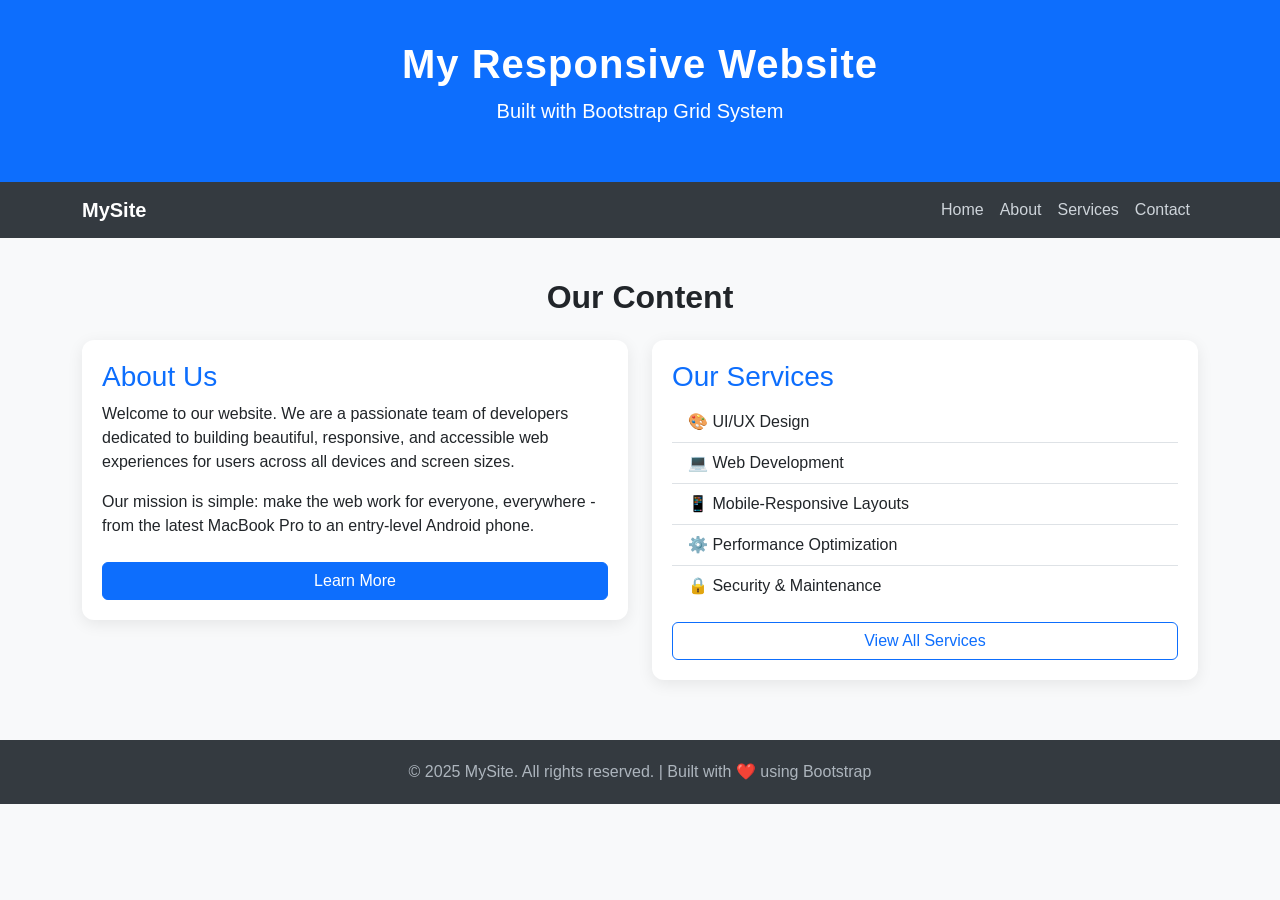
<file: Experiment-1/index.html>
<!DOCTYPE html>
<html lang="en">
<head>
  <meta charset="UTF-8" />
  <meta name="viewport" content="width=device-width, initial-scale=1.0"/>
  <title>Responsive Bootstrap Page</title>
<!-- Bootstrap 5 CDN -->
  <link href="https://cdn.jsdelivr.net/npm/bootstrap@5.3.8/dist/css/bootstrap.min.css" rel="stylesheet" integrity="sha384-sRIl4kxILFvY47J16cr9ZwB07vP4J8+LH7qKQnuqkuIAvNWLzeN8tE5YBujZqJLB" crossorigin="anonymous">
  <style>
    /* Custom styles layered on top of Bootstrap */
    body {
      font-family: 'Segoe UI', sans-serif;
      background-color: #f8f9fa;
    }
    header {
      background-color: #0d6efd;
      color: white;
      padding: 40px 0;
      text-align: center;
    }
    header h1 {
      font-size: 2.5rem;
      font-weight: 700;
      letter-spacing: 1px;
    }
    nav {
      background-color: #343a40;
    }
    nav a {
      color: #ced4da !important;
      font-weight: 500;
      transition: color 0.3s ease;
    }
    nav a:hover {
      color: #ffffff !important;
    }
    .content-section {
      padding: 40px 0;
    }
    .card {
      border: none;
      border-radius: 12px;
      box-shadow: 0 4px 16px rgba(0,0,0,0.08);
      padding: 20px;
      margin-bottom: 20px;
    }
    .card h3 {
      color: #0d6efd;
    }
    footer {
      background-color: #343a40;
      color: #adb5bd;
      text-align: center;
      padding: 20px 0;
    }
  </style>
</head>
<body>
  <!-- ========================
       SECTION 1: HEADER
  ========================= -->
  <header>
    <div class="container">
      <h1>My Responsive Website</h1>
      <p class="lead">Built with Bootstrap Grid System</p>
    </div>
  </header>

  <!-- ========================
       SECTION 2: NAVIGATION BAR
  ========================= -->
  <nav class="navbar navbar-expand-md navbar-dark">
    <div class="container">
      <!-- Brand / Logo -->
      <a class="navbar-brand text-white fw-bold" href="#">MySite</a>
      <!-- Hamburger Toggle (visible on small screens) -->
      <button
        class="navbar-toggler"
        type="button"
        data-bs-toggle="collapse"
        data-bs-target="#navbarMenu"
      >
        <span class="navbar-toggler-icon"></span>
      </button>
      <!-- Nav Links -->
      <div class="collapse navbar-collapse" id="navbarMenu">
        <ul class="navbar-nav ms-auto">
          <li class="nav-item"><a class="nav-link" href="#">Home</a></li>
          <li class="nav-item"><a class="nav-link" href="#">About</a></li>
          <li class="nav-item"><a class="nav-link" href="#">Services</a></li>
          <li class="nav-item"><a class="nav-link" href="#">Contact</a></li>
        </ul>
      </div>
    </div>
  </nav>

  <!-- ========================
       SECTION 3: CONTENT SECTION
  ========================= -->
  <section class="content-section">
    <div class="container">
      <h2 class="text-center mb-4 fw-bold">Our Content</h2>
      <div class="row">
        <!-- Column 1: Full width on small, half width on medium+ -->
        <div class="col-12 col-md-6">
          <div class="card">
            <h3>About Us</h3>
            <p>
              Welcome to our website. We are a passionate team of developers
              dedicated to building beautiful, responsive, and accessible
              web experiences for users across all devices and screen sizes.
            </p>
            <p>
              Our mission is simple: make the web work for everyone,
              everywhere - from the latest MacBook Pro to an entry-level Android phone.
            </p>
            <a href="#" class="btn btn-primary mt-2">Learn More</a>
          </div>
        </div>
        <!-- Column 2: Full width on small, half width on medium+ -->
        <div class="col-12 col-md-6">
          <div class="card">
            <h3>Our Services</h3>
            <ul class="list-group list-group-flush">
              <li class="list-group-item">🎨 UI/UX Design</li>
              <li class="list-group-item">💻 Web Development</li>
              <li class="list-group-item">📱 Mobile-Responsive Layouts</li>
              <li class="list-group-item">⚙️ Performance Optimization</li>
              <li class="list-group-item">🔒 Security & Maintenance</li>
            </ul>
            <a href="#" class="btn btn-outline-primary mt-3">View All Services</a>
          </div>
        </div>
      </div>
      <!-- END ROW -->
    </div>
    <!-- END CONTAINER -->
  </section>

  <!-- ========================
       SECTION 4: FOOTER
  ========================= -->
  <footer>
    <div class="container">
      <p class="mb-0">
        &copy; 2025 MySite. All rights reserved. | Built with ❤️ using Bootstrap
      </p>
    </div>
  </footer>

<!-- Bootstrap 5 JS Bundle (for navbar toggle to work) -->
 <script src="https://cdn.jsdelivr.net/npm/bootstrap@5.3.8/dist/js/bootstrap.bundle.min.js" integrity="sha384-FKyoEForCGlyvwx9Hj09JcYn3nv7wiPVlz7YYwJrWVcXK/BmnVDxM+D2scQbITxI" crossorigin="anonymous"></script>
</body>
</html>
</file>
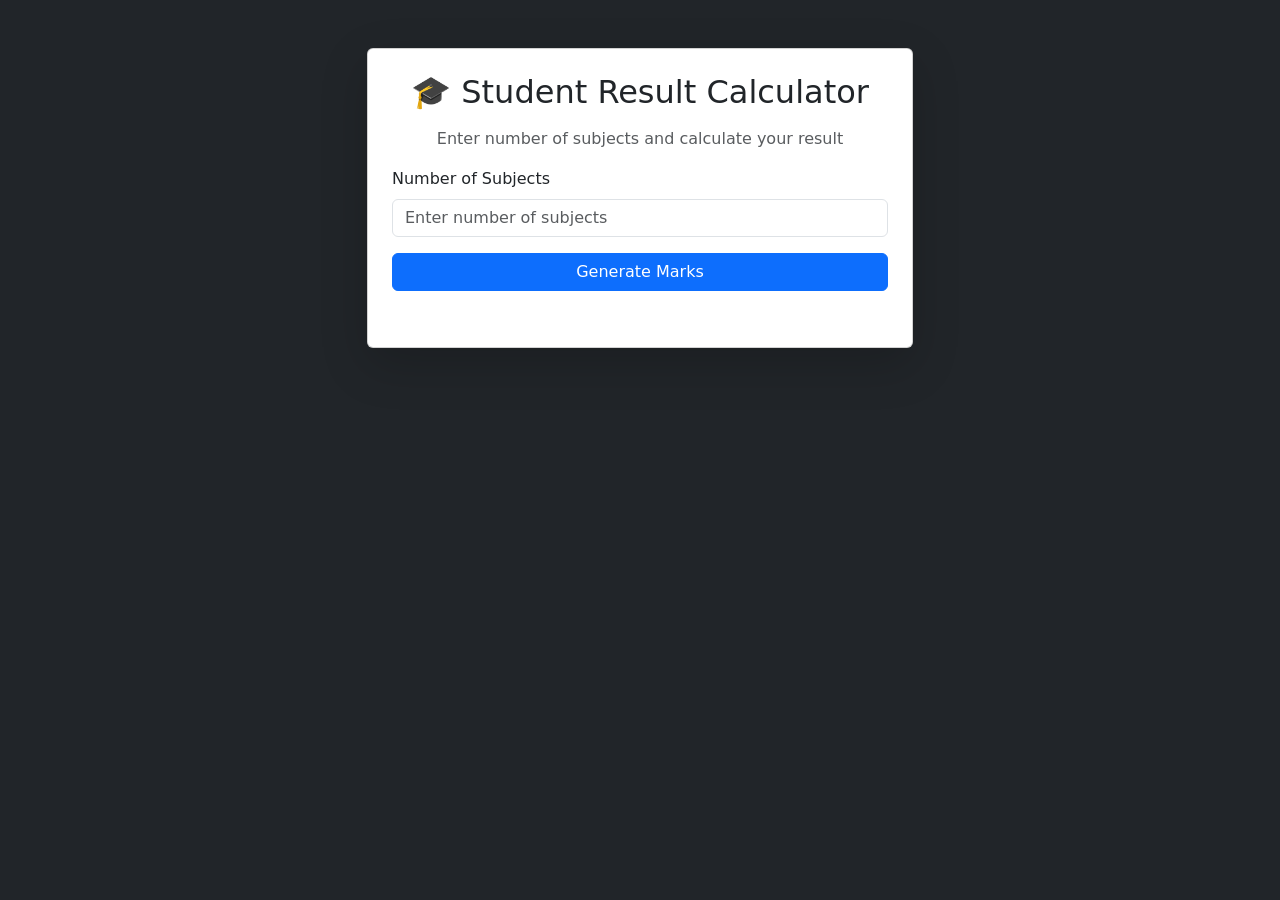
<file: Experiment-4/index.html>
<!DOCTYPE html>
<html lang="en">
<head>

<meta charset="UTF-8">
<meta name="viewport" content="width=device-width, initial-scale=1.0">

<title>Student Result Calculator</title>

<link href="https://cdn.jsdelivr.net/npm/bootstrap@5.3.2/dist/css/bootstrap.min.css" rel="stylesheet">

</head>

<body class="bg-dark text-light">

<div class="container py-5">

<div class="row justify-content-center">

<div class="col-md-6">

<div class="card shadow-lg">

<div class="card-body p-4">

<h2 class="text-center mb-3">🎓 Student Result Calculator</h2>

<p class="text-center text-muted">
Enter number of subjects and calculate your result
</p>

<div class="mb-3">

<label class="form-label">Number of Subjects</label>

<input 
type="number"
id="numSubjects"
class="form-control"
placeholder="Enter number of subjects"
min="1"
max="20"
>

</div>

<button class="btn btn-primary w-100 mb-2" onclick="generateInputs()">Generate Marks</button>

<div id="marksSection"></div>

<button id="calculateBtn" class="btn btn-success w-100 mb-2" onclick="calculateResult()" style="display: none;">Calculate Result</button>

<div id="resultBox" class="mt-4"></div>

</div>

</div>

</div>

</div>

</div>

<script src="script.js"></script>

</body>
</html>
</file>
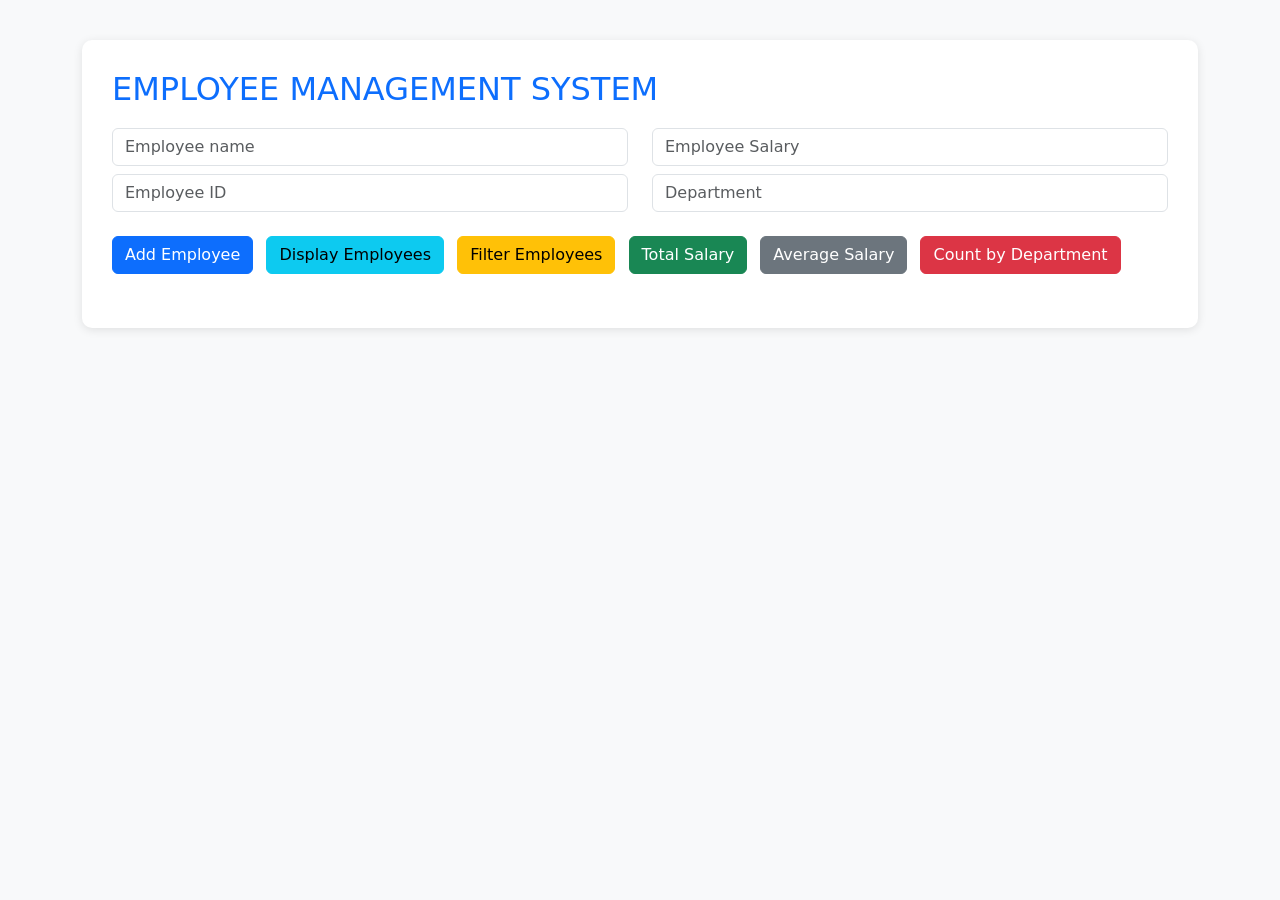
<file: Experiment-5/index.html>
<!DOCTYPE html>
<html lang="en">
<head>
    <meta charset="UTF-8">
    <meta name="viewport" content="width=device-width, initial-scale=1.0">
    <title>Employee Management System</title>
    <!-- Bootstrap 5 CDN -->
    <link href="https://cdn.jsdelivr.net/npm/bootstrap@5.3.8/dist/css/bootstrap.min.css" rel="stylesheet" integrity="sha384-sRIl4kxILFvY47J16cr9ZwB07vP4J8+LH7qKQnuqkuIAvNWLzeN8tE5YBujZqJLB" crossorigin="anonymous">
    <style>
        body {
            background-color: #f8f9fa;
            padding: 20px;
        }
        .container-section {
            background-color: white;
            border-radius: 10px;
            padding: 30px;
            box-shadow: 0 2px 10px rgba(0,0,0,0.1);
            margin-top: 20px;
        }
        h2 {
            color: #0d6efd;
            margin-bottom: 20px;
        }
    </style>
</head>
<body>
    <div class="container">
        <div class="container-section">
            <h2>EMPLOYEE MANAGEMENT SYSTEM</h2>
            <div class="row mb-3">
                <div class="col-md-6">
                    <input type="text" id="name" class="form-control mb-2" placeholder="Employee name">
                    <input type="text" id="id" class="form-control mb-2" placeholder="Employee ID">
                </div>
                <div class="col-md-6">
                    <input type="number" id="salary" class="form-control mb-2" placeholder="Employee Salary">
                    <input type="text" id="dept" class="form-control mb-2" placeholder="Department">
                </div>
            </div>
            <div class="row">
                <div class="col-12">
                    <button onclick="addEmployee()" class="btn btn-primary me-2">Add Employee</button>
                    <button onclick="displayEmployees()" class="btn btn-info me-2">Display Employees</button>
                    <button onclick="filterEmployees()" class="btn btn-warning me-2">Filter Employees</button>
                    <button onclick="totalsalary()" class="btn btn-success me-2">Total Salary</button>
                    <button onclick="avgSalary()" class="btn btn-secondary me-2">Average Salary</button>
                    <button onclick="countDept()" class="btn btn-danger">Count by Department</button>
                </div>
            </div>
            <div id="output" class="mt-4"></div>
        </div>
    </div>

    <!-- Bootstrap 5 JS Bundle -->
    <script src="https://cdn.jsdelivr.net/npm/bootstrap@5.3.8/dist/js/bootstrap.bundle.min.js" integrity="sha384-w76AqPfDzYxN/0JjGlDFK7THS/BsZ0rPvR3RI5qpR5vBZVVsqS0A1P6h8KWJ6eJY" crossorigin="anonymous"></script>
    <script src="script.js"></script>
</body>
</html>
</file>
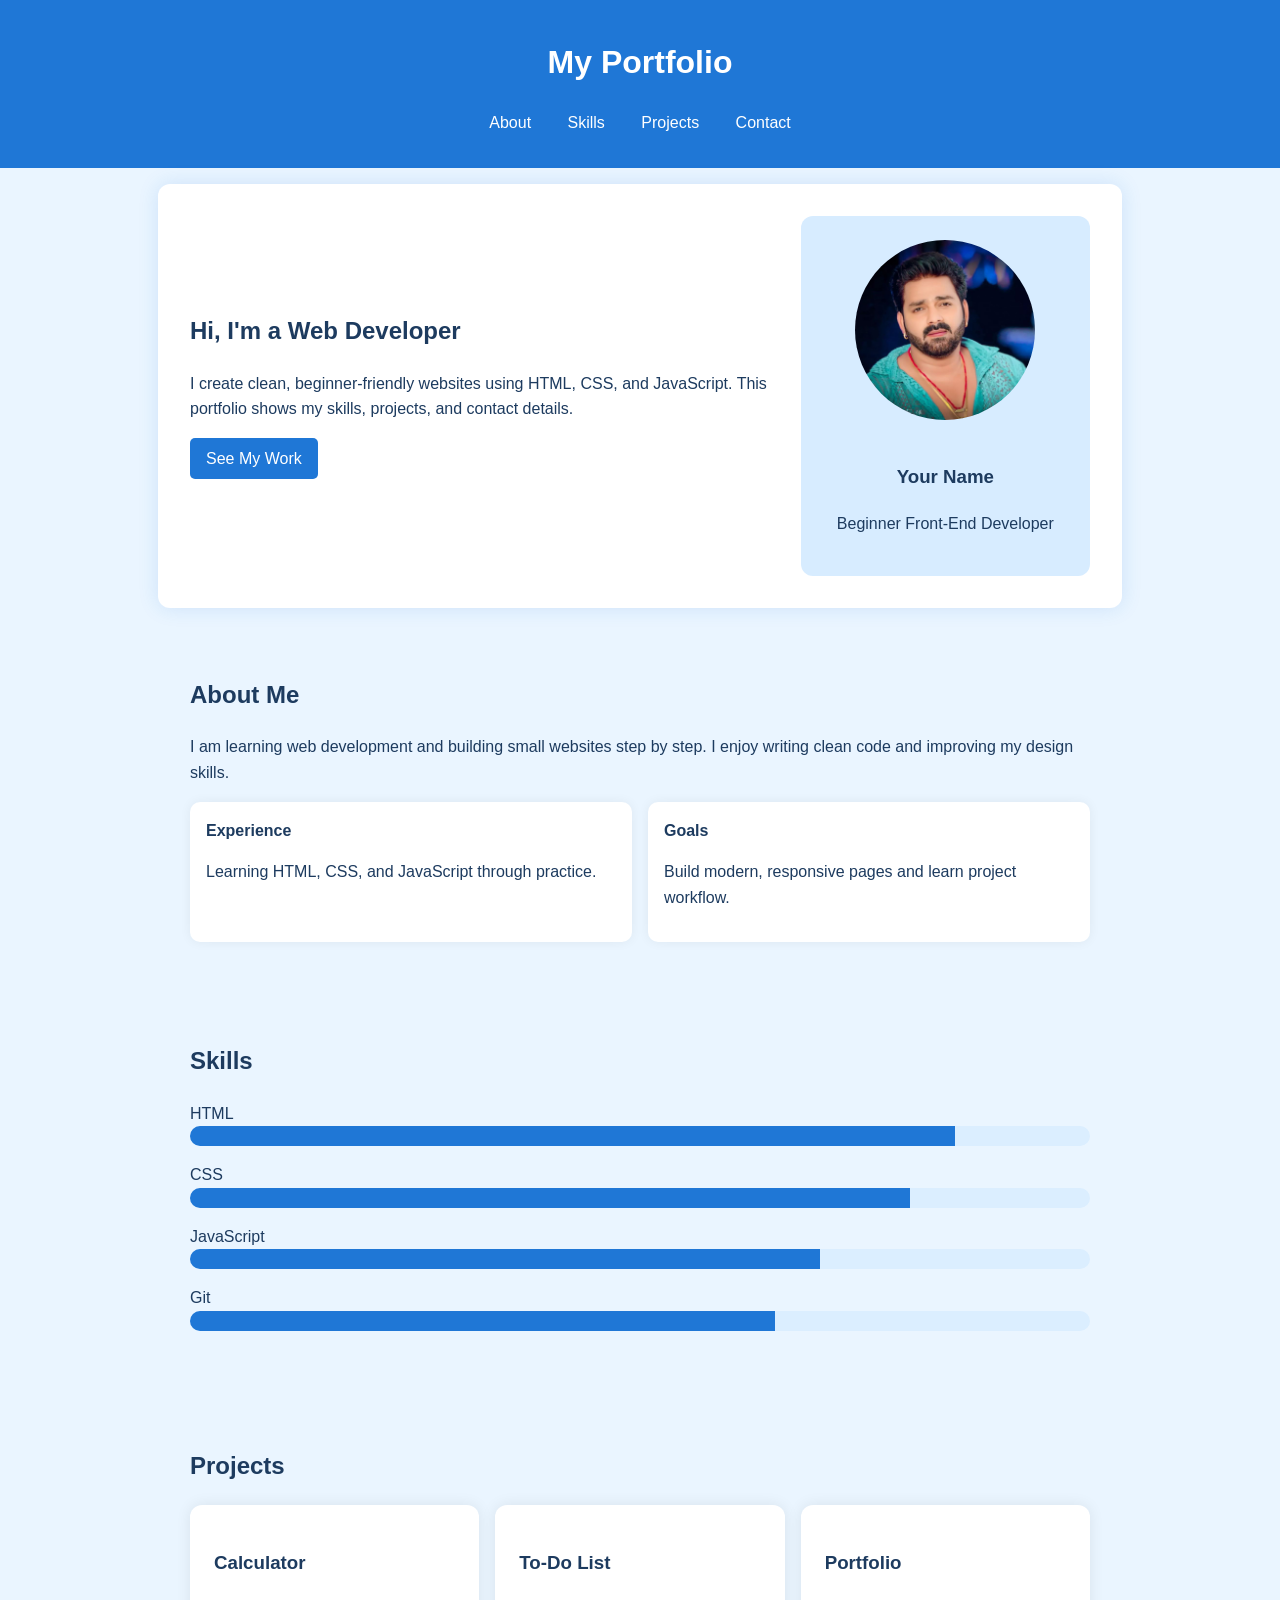
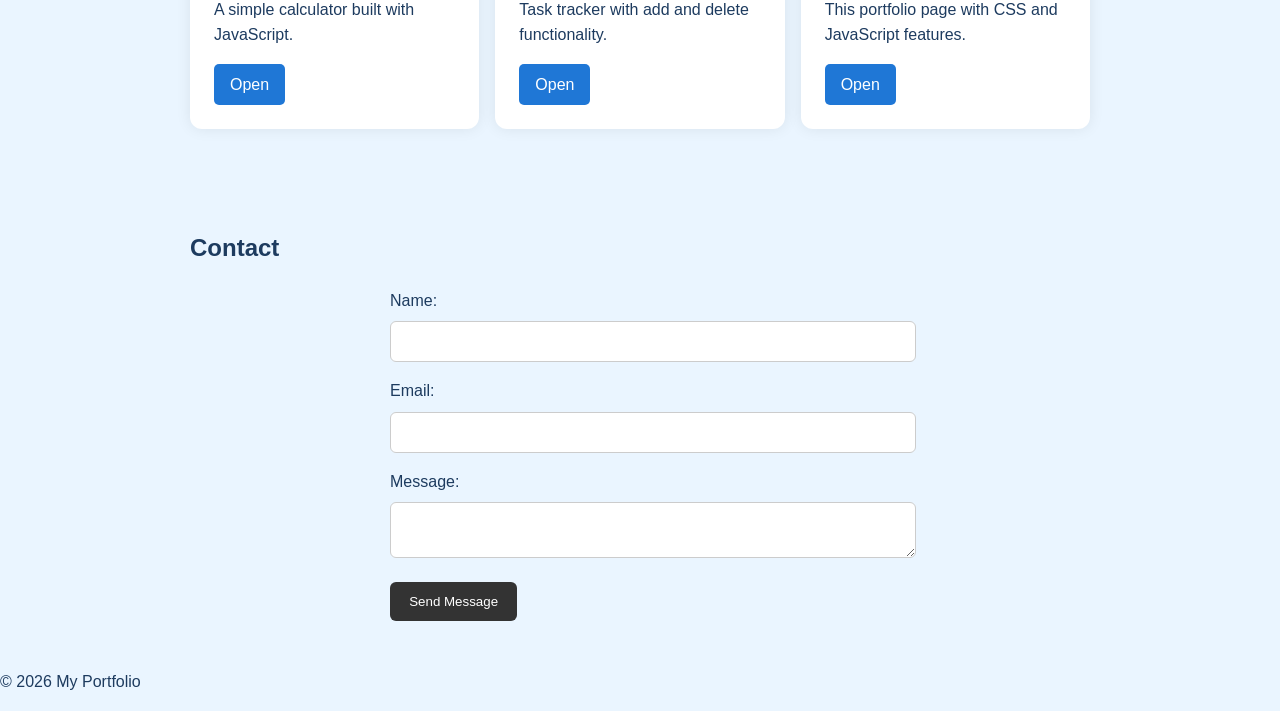
<file: resume/index.html>
<!DOCTYPE html>
<html lang="en">
<head>
    <meta charset="UTF-8">
    <meta name="viewport" content="width=device-width, initial-scale=1.0">
    <title>My Portfolio</title>
    <link rel="stylesheet" href="style.css">
</head>
<body>
    <header>
        <h1>My Portfolio</h1>
        <nav>
            <ul>
                <li><a href="#about">About</a></li>
                <li><a href="#skills">Skills</a></li>
                <li><a href="#projects">Projects</a></li>
                <li><a href="#contact">Contact</a></li>
            </ul>
        </nav>
    </header>

    <section class="hero">
        <div class="hero-left">
            <h2>Hi, I'm a Web Developer</h2>
            <p>I create clean, beginner-friendly websites using HTML, CSS, and JavaScript. This portfolio shows my skills, projects, and contact details.</p>
            <a href="#projects" class="btn">See My Work</a>
        </div>
        <div class="hero-right">
            <div class="profile-card">
                <img src="my photo.jpg" alt="My Photo">
                <h3>Your Name</h3>
                <p>Beginner Front-End Developer</p>
            </div>
        </div>
    </section>

    <section id="about">
        <h2>About Me</h2>
        <p>I am learning web development and building small websites step by step. I enjoy writing clean code and improving my design skills.</p>
        <div class="about-grid">
            <div>
                <strong>Experience</strong>
                <p>Learning HTML, CSS, and JavaScript through practice.</p>
            </div>
            <div>
                <strong>Goals</strong>
                <p>Build modern, responsive pages and learn project workflow.</p>
            </div>
        </div>
    </section>

    <section id="skills">
        <h2>Skills</h2>
        <div class="skill">
            <span>HTML</span>
            <div class="progress-bar">
                <div class="progress" data-width="85"></div>
            </div>
        </div>
        <div class="skill">
            <span>CSS</span>
            <div class="progress-bar">
                <div class="progress" data-width="80"></div>
            </div>
        </div>
        <div class="skill">
            <span>JavaScript</span>
            <div class="progress-bar">
                <div class="progress" data-width="70"></div>
            </div>
        </div>
        <div class="skill">
            <span>Git</span>
            <div class="progress-bar">
                <div class="progress" data-width="65"></div>
            </div>
        </div>
    </section>

    <section id="projects">
        <h2>Projects</h2>
        <div class="project-grid">
            <div class="project-card">
                <h3>Calculator</h3>
                <p>A simple calculator built with JavaScript.</p>
                <a href="#" class="btn">Open</a>
            </div>
            <div class="project-card">
                <h3>To-Do List</h3>
                <p>Task tracker with add and delete functionality.</p>
                <a href="#" class="btn">Open</a>
            </div>
            <div class="project-card">
                <h3>Portfolio</h3>
                <p>This portfolio page with CSS and JavaScript features.</p>
                <a href="#" class="btn">Open</a>
            </div>
        </div>
    </section>

    <section id="contact">
        <h2>Contact</h2>
        <form id="contact-form">
            <label for="name">Name:</label>
            <input type="text" id="name" name="name" required>
            
            <label for="email">Email:</label>
            <input type="email" id="email" name="email" required>
            
            <label for="message">Message:</label>
            <textarea id="message" name="message" required></textarea>
            
            <button type="submit">Send Message</button>
        </form>
    </section>

    <footer>
        <p>&copy; 2026 My Portfolio</p>
    </footer>

    <script src="script.js"></script>
</body>
</html>
</file>
<file: resume/style.css>
/* Basic CSS for the portfolio */

body {
    font-family: Arial, sans-serif;
    margin: 0;
    padding: 0;
    line-height: 1.6;
    color: #1d3b5f;
    background-color: #eaf5ff;
    transition: background-color 0.3s, color 0.3s;
}

header {
    background-color: #1f77d6;
    color: white;
    text-align: center;
    padding: 1rem;
    transition: background-color 0.3s;
}

nav ul {
    list-style: none;
    padding: 0;
}

nav ul li {
    display: inline;
    margin: 0 1rem;
}

nav a {
    color: white;
    text-decoration: none;
    transition: color 0.3s;
}

nav a:hover {
    color: #dbeeff;
}

section {
    padding: 2rem;
    margin: 1rem auto;
    max-width: 900px;
    transition: transform 0.3s;
}

section:hover {
    transform: translateY(-5px);
}

.hero {
    display: grid;
    grid-template-columns: 2fr 1fr;
    gap: 2rem;
    align-items: center;
    background-color: #ffffff;
    border-radius: 12px;
    padding: 2rem;
    box-shadow: 0 0 20px rgba(31, 119, 214, 0.15);
    margin: 1rem auto;
}

.hero-left h2 {
    margin-top: 0;
}

.hero-right {
    text-align: center;
}

.profile-card {
    background-color: #d7ecff;
    padding: 1.5rem;
    border-radius: 12px;
}

.profile-card img {
    width: 180px;
    height: 180px;
    border-radius: 50%;
    margin-bottom: 1rem;
}

.about-grid {
    display: grid;
    grid-template-columns: repeat(2, minmax(200px, 1fr));
    gap: 1rem;
    margin-top: 1rem;
}

.about-grid div {
    background-color: white;
    padding: 1rem;
    border-radius: 10px;
    box-shadow: 0 0 12px rgba(0,0,0,0.06);
}

.skill {
    margin-bottom: 1rem;
}

.progress-bar {
    background-color: #dbeeff;
    border-radius: 10px;
    height: 20px;
    overflow: hidden;
}

.progress {
    background-color: #1f77d6;
    height: 100%;
    width: 0;
    transition: width 1.5s ease;
}

.project-grid {
    display: grid;
    grid-template-columns: repeat(auto-fit, minmax(220px, 1fr));
    gap: 1rem;
}

.project-card {
    background-color: white;
    padding: 1.5rem;
    border-radius: 12px;
    box-shadow: 0 0 15px rgba(0,0,0,0.08);
}

.btn {
    display: inline-block;
    background-color: #1f77d6;
    color: white;
    padding: 0.5rem 1rem;
    text-decoration: none;
    border-radius: 5px;
    transition: background-color 0.3s;
}

.btn:hover {
    background-color: #155ea3;
}

/* Form styling */
form {
    max-width: 500px;
    margin: 0 auto;
}

label {
    display: block;
    margin-bottom: 0.5rem;
}

input, textarea {
    width: 100%;
    padding: 0.75rem;
    margin-bottom: 1rem;
    border: 1px solid #ccc;
    border-radius: 6px;
    transition: border-color 0.3s;
}

input:focus, textarea:focus {
    border-color: #333;
    outline: none;
}

button[type="submit"] {
    background-color: #333;
    color: white;
    padding: 0.75rem 1.2rem;
    border: none;
    border-radius: 6px;
    cursor: pointer;
    transition: background-color 0.3s;
}

button[type="submit"]:hover {
    background-color: #555;
}

/* Responsive layout */
@media (max-width: 900px) {
    .hero {
        grid-template-columns: 1fr;
        padding: 1.5rem;
    }

    .about-grid {
        grid-template-columns: 1fr;
    }
}

@media (max-width: 700px) {
    nav ul li {
        display: block;
        margin: 0.5rem 0;
    }

    header {
        padding: 1.5rem 1rem;
    }

    section {
        padding: 1.5rem;
        margin: 0.8rem auto;
    }

    .hero {
        padding: 1.5rem;
    }

    .project-card,
    .profile-card,
    .about-grid div,
    form {
        padding: 1rem;
    }
}

@media (max-width: 500px) {
    .hero {
        gap: 1rem;
    }

    .profile-card img {
        width: 140px;
        height: 140px;
    }

    .btn,
    button[type="submit"] {
        width: 100%;
        text-align: center;
    }

    input,
    textarea {
        padding: 0.65rem;
    }
}
</file>
